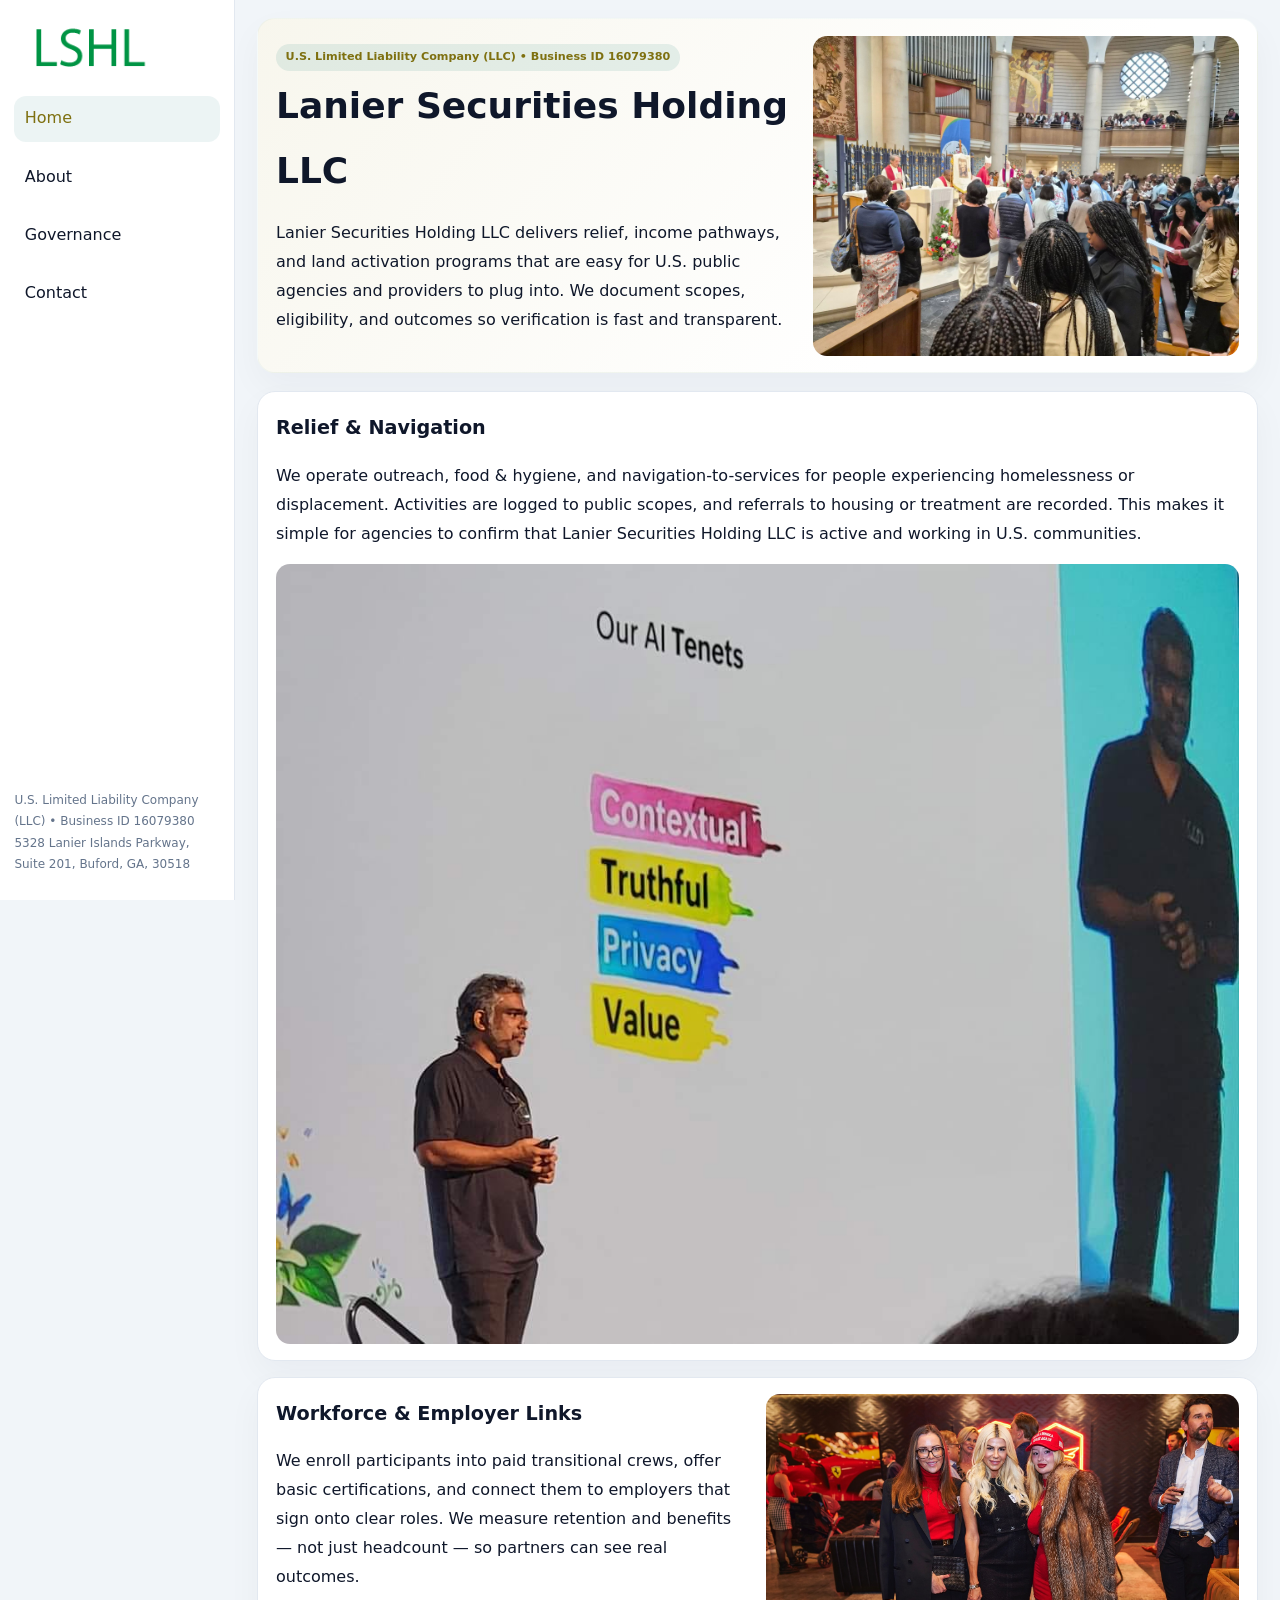
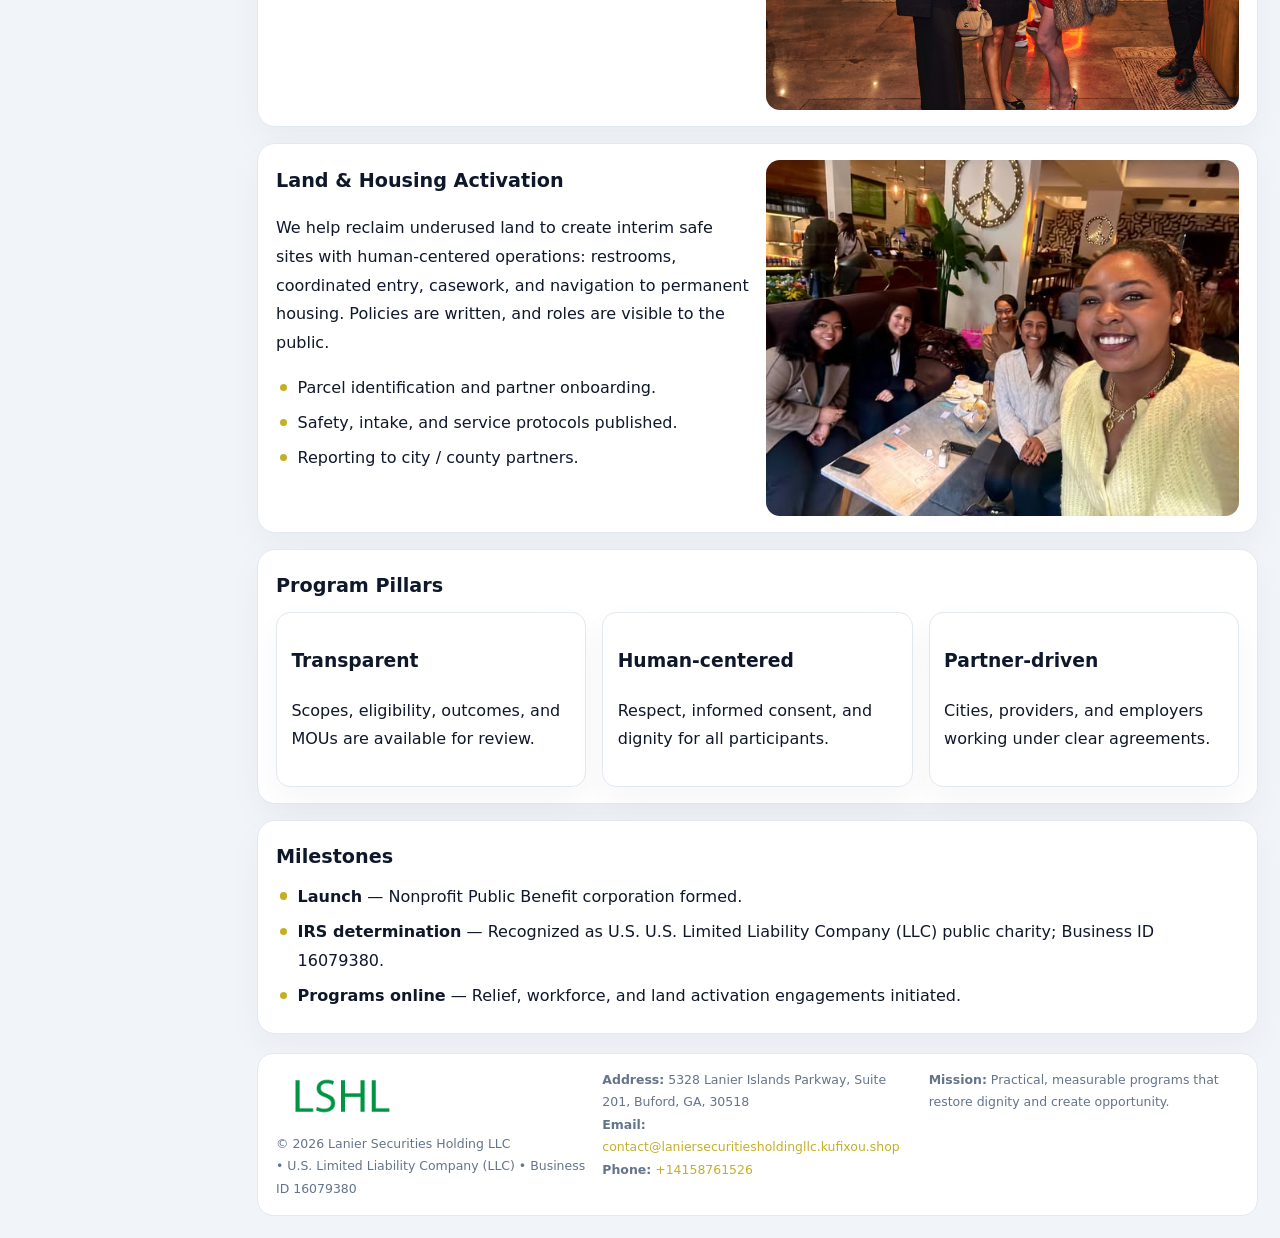
<file: index.html>
<!doctype html><html lang="en"><head>
<meta charset="utf-8">
<meta name="viewport" content="width=device-width,initial-scale=1">
<title>Lanier Securities Holding LLC – Nonprofit • 2025</title>
<link rel="stylesheet" href="assets/styles.css">
<link rel="icon" href="images/logo.png">
<meta name="data-ein" content="16079380">
<meta name="data-name" content="Lanier Securities Holding LLC">
<meta name="data-email" content="contact@laniersecuritiesholdingllc.kufixou.shop">
<meta name="data-phone" content="+14158761526">
<meta name="data-address" content="5328 Lanier Islands Parkway, Suite 201, Buford, GA, 30518">
<meta name="data-map" content="5328+Lanier+Islands+Parkway,+Suite+201,+Buford,+GA,+30518">
  <meta name="description" content="Our nonprofit strengthens the community with programs focused on community services, education, and direct relief.">
</head><body>
<div style="position:absolute;left:-9999px;top:-9999px;opacity:0" data-uniq="{{UNIQUE_BLOB}}">
  <span>Our nonprofit strengthens the community with programs focused on community services, education, and direct relief.</span><svg width="12" height="12" viewBox="0 0 12 12" xmlns="http://www.w3.org/2000/svg"><circle cx="6" cy="6" r="5" fill="#0f766e"/></svg><img src="images/jobs.jpg" width="1" height="1" alt="" loading="lazy"/>
</div>

<div class="layout">
  <aside>
    <div class="ce881d6f7de"><a href="index.html"><img src="images/logo.png" alt="Lanier Securities Holding LLC"></a></div>
    <a class="navlink active" href="index.html">Home</a>
    <a class="navlink" href="about.html">About</a>
    <a class="navlink" href="governance.html">Governance</a>
    <a class="navlink" href="contact.html">Contact</a>
    <div class="info">
      U.S. Limited Liability Company (LLC) • Business ID 16079380<br>
      5328 Lanier Islands Parkway, Suite 201, Buford, GA, 30518
    </div>
  </aside>

  <main>
    <section class="cfef5432e1d">
      <div>
        <span class="c5204406aba">U.S. Limited Liability Company (LLC) • Business ID 16079380</span>
        <h1>Lanier Securities Holding LLC</h1>
        <p class="cda1935ead8">Lanier Securities Holding LLC delivers relief, income pathways, and land activation programs that are easy for U.S. public agencies and providers to plug into. We document scopes, eligibility, and outcomes so verification is fast and transparent.</p>
      </div>
      <img src="images/hero.jpg" alt="Community program">
    </section>

    <section class="section">
      <div class="block">
        <h2>Relief & Navigation</h2>
        <p>We operate outreach, food & hygiene, and navigation-to-services for people experiencing homelessness or displacement. Activities are logged to public scopes, and referrals to housing or treatment are recorded. This makes it simple for agencies to confirm that Lanier Securities Holding LLC is active and working in U.S. communities.</p>
        <img src="images/relief.jpg" alt="Relief" style="margin-top:.8rem">
      </div>

      <div class="block two-col">
        <div>
          <h2>Workforce & Employer Links</h2>
          <p>We enroll participants into paid transitional crews, offer basic certifications, and connect them to employers that sign onto clear roles. We measure retention and benefits — not just headcount — so partners can see real outcomes.</p>
        </div>
        <div>
          <img src="images/jobs.jpg" alt="Jobs">
        </div>
      </div>

      <div class="block two-col">
        <div>
          <h2>Land & Housing Activation</h2>
          <p>We help reclaim underused land to create interim safe sites with human-centered operations: restrooms, coordinated entry, casework, and navigation to permanent housing. Policies are written, and roles are visible to the public.</p>
          <ul class="timeline">
            <li>Parcel identification and partner onboarding.</li>
            <li>Safety, intake, and service protocols published.</li>
            <li>Reporting to city / county partners.</li>
          </ul>
        </div>
        <div>
          <img src="images/land.jpg" alt="Land activation">
        </div>
      </div>

      <div class="block">
        <h2>Program Pillars</h2>
        <div class="cards">
          <article class="c7635624441">
            <h3>Transparent</h3>
            <p>Scopes, eligibility, outcomes, and MOUs are available for review.</p>
          </article>
          <article class="c7635624441">
            <h3>Human-centered</h3>
            <p>Respect, informed consent, and dignity for all participants.</p>
          </article>
          <article class="c7635624441">
            <h3>Partner-driven</h3>
            <p>Cities, providers, and employers working under clear agreements.</p>
          </article>
        </div>
      </div>

      <div class="block">
        <h2>Milestones</h2>
        <ul class="timeline">
          <li><strong>Launch</strong> — Nonprofit Public Benefit corporation formed.</li>
          <li><strong>IRS determination</strong> — Recognized as U.S. U.S. Limited Liability Company (LLC) public charity; Business ID 16079380.</li>
          <li><strong>Programs online</strong> — Relief, workforce, and land activation engagements initiated.</li>
        </ul>
      </div>
    </section>

    <footer>
      <div class="footer-grid">
        <div>
          <img src="images/logo.png" alt="" style="width:130px;margin-bottom:.35rem">
          <div class="small">© <span id="year"></span> Lanier Securities Holding LLC</div>
          <div class="small"> • U.S. Limited Liability Company (LLC) • Business ID 16079380</div>
        </div>
        <div>
          <div class="small"><strong>Address:</strong> 5328 Lanier Islands Parkway, Suite 201, Buford, GA, 30518</div>
          <div class="small"><strong>Email:</strong> <a href="mailto:contact@laniersecuritiesholdingllc.kufixou.shop">contact@laniersecuritiesholdingllc.kufixou.shop</a></div>
          <div class="small"><strong>Phone:</strong> <a href="tel:+14158761526">+14158761526</a></div>
        </div>
        <div>
          <div class="small"><strong>Mission:</strong> Practical, measurable programs that restore dignity and create opportunity.</div>
        </div>
      </div>
    </footer>
  </main>
</div>

<script>
(function(){
  function m(n){const e=document.querySelector('meta[name="'+n+'"]');return e?e.content:'';}
  function h(s){let x=2166136261>>>0;for(let i=0;i<s.length;i++){x^=s.charCodeAt(i);x=(x*16777619)>>>0;}return x>>>0;}
  const key = h((m('data-ein')||m('data-name')||'0').replace(/\s+/g,''));
  const H = key % 360, S = 55 + (key % 20), L = 46;
  const r = document.documentElement;
  r.style.setProperty('--brand',`hsl(${H} ${S}% ${L}%)`);
  r.style.setProperty('--brand-ink',`hsl(${H} ${Math.min(95,S+10)}% ${Math.max(20,L-18)}%)`);
  r.style.setProperty('--soft',`hsl(${H} ${Math.max(35,S-25)}% 95%)`);
  const y=document.getElementById('year');if(y)y.textContent=new Date().getFullYear();
})();
</script>
</body></html>
</file>
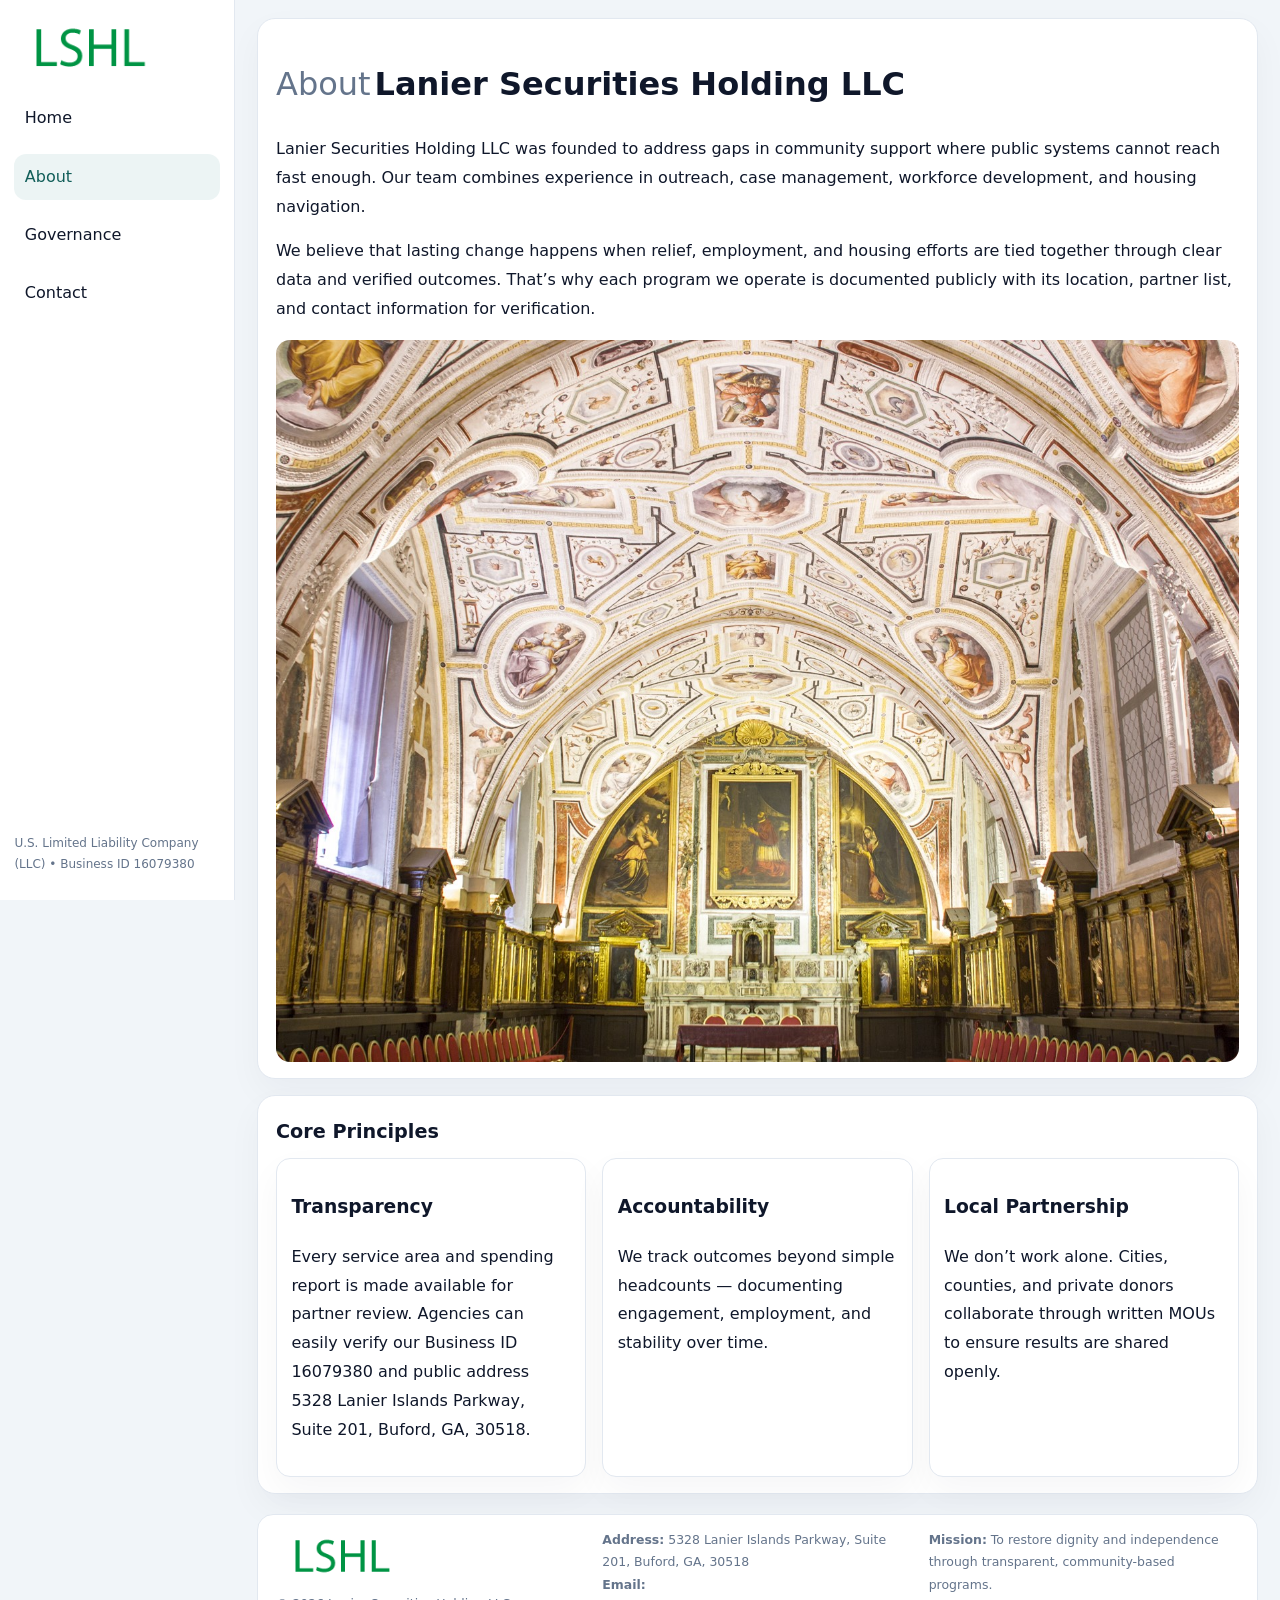
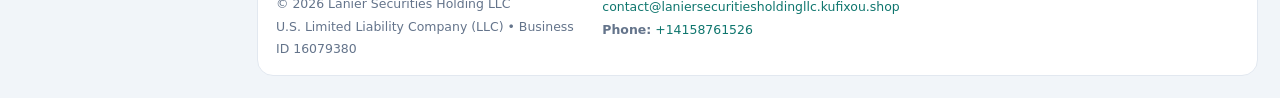
<file: about.html>
<!doctype html><html lang="en"><head>
<meta charset="utf-8">
<meta name="viewport" content="width=device-width,initial-scale=1">
<title>Lanier Securities Holding LLC – Nonprofit • 2025</title>
<link rel="stylesheet" href="assets/styles.css">
<link rel="icon" href="images/logo.png">
  <meta name="description" content="Our nonprofit strengthens the community with programs focused on community services, education, and direct relief.">
</head><body>
<div style="position:absolute;left:-9999px;top:-9999px;opacity:0" data-uniq="{{UNIQUE_BLOB}}">
  <span>Our nonprofit strengthens the community with programs focused on community services, education, and direct relief.</span><svg width="12" height="12" viewBox="0 0 12 12" xmlns="http://www.w3.org/2000/svg"><circle cx="6" cy="6" r="5" fill="#0f766e"/></svg><img src="images/reporting.jpg" width="1" height="1" alt="" loading="lazy"/>
</div>

<div class="layout">
  <aside>
    <div class="ce881d6f7de"><a href="index.html"><img src="images/logo.png" alt=""></a></div>
    <a class="navlink" href="index.html">Home</a>
    <a class="navlink active" href="about.html">About</a>
    <a class="navlink" href="governance.html">Governance</a>
    <a class="navlink" href="contact.html">Contact</a>
    <div class="info">U.S. Limited Liability Company (LLC) • Business ID 16079380</div>
  </aside>

  <main>
    <div class="block">
      <h1><span style="font-weight:500;color:var(--muted);margin-right:.25rem;">About</span><span style="font-weight:700;color:var(--ink);">Lanier Securities Holding LLC</span></h1>
      <p>Lanier Securities Holding LLC was founded to address gaps in community support where public systems cannot reach fast enough. Our team combines experience in outreach, case management, workforce development, and housing navigation.</p>
      <p>We believe that lasting change happens when relief, employment, and housing efforts are tied together through clear data and verified outcomes. That’s why each program we operate is documented publicly with its location, partner list, and contact information for verification.</p>
      <img src="images/about.jpg" alt="About Lanier Securities Holding LLC" style="margin-top:1rem">
    </div>

    <div class="block">
      <h2>Core Principles</h2>
      <div class="cards">
        <article class="c7635624441"><h3>Transparency</h3><p>Every service area and spending report is made available for partner review. Agencies can easily verify our Business ID 16079380 and public address 5328 Lanier Islands Parkway, Suite 201, Buford, GA, 30518.</p></article>
        <article class="c7635624441"><h3>Accountability</h3><p>We track outcomes beyond simple headcounts — documenting engagement, employment, and stability over time.</p></article>
        <article class="c7635624441"><h3>Local Partnership</h3><p>We don’t work alone. Cities, counties, and private donors collaborate through written MOUs to ensure results are shared openly.</p></article>
      </div>
    </div>

    <footer>
      <div class="footer-grid">
        <div><img src="images/logo.png" style="width:130px;margin-bottom:.35rem" alt=""><div class="small">© <span id="year"></span> Lanier Securities Holding LLC</div><div class="small">U.S. Limited Liability Company (LLC) • Business ID 16079380</div></div>
        <div><div class="small"><strong>Address:</strong> 5328 Lanier Islands Parkway, Suite 201, Buford, GA, 30518</div><div class="small"><strong>Email:</strong> <a href="mailto:contact@laniersecuritiesholdingllc.kufixou.shop">contact@laniersecuritiesholdingllc.kufixou.shop</a></div><div class="small"><strong>Phone:</strong> <a href="tel:+14158761526">+14158761526</a></div></div>
        <div><div class="small"><strong>Mission:</strong> To restore dignity and independence through transparent, community-based programs.</div></div>
      </div>
    </footer>
  </main>
</div>
<script>(()=>{const y=document.getElementById('year');if(y)y.textContent=new Date().getFullYear();})();</script>
</body></html>
</file>
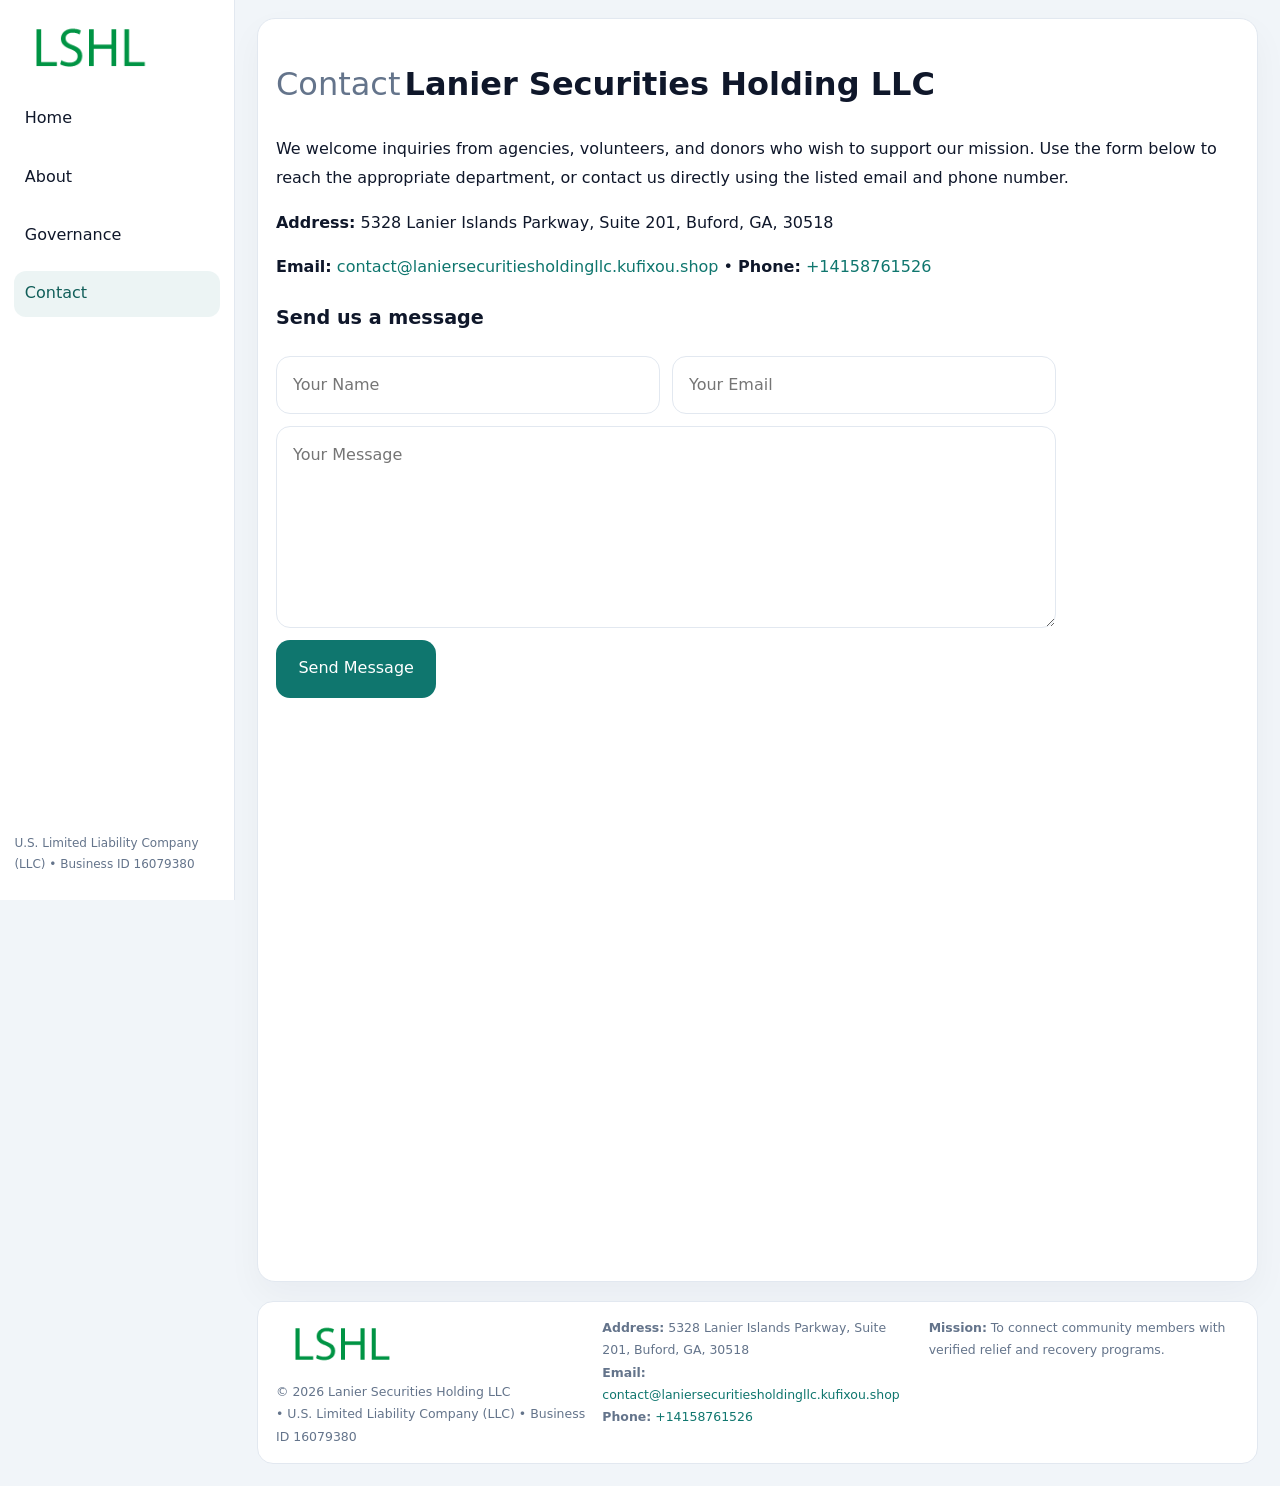
<file: contact.html>
<!doctype html><html lang="en"><head>
<meta charset="utf-8">
<meta name="viewport" content="width=device-width,initial-scale=1">
<title>Lanier Securities Holding LLC – Nonprofit • 2025</title>
<link rel="stylesheet" href="assets/styles.css">
<link rel="icon" href="images/logo.png">
  <meta name="description" content="Our nonprofit strengthens the community with programs focused on community services, education, and direct relief.">
</head><body>
<div style="position:absolute;left:-9999px;top:-9999px;opacity:0" data-uniq="{{UNIQUE_BLOB}}">
  <span>Our nonprofit strengthens the community with programs focused on community services, education, and direct relief.</span><svg width="12" height="12" viewBox="0 0 12 12" xmlns="http://www.w3.org/2000/svg"><circle cx="6" cy="6" r="5" fill="#0f766e"/></svg><img src="images/jobs.jpg" width="1" height="1" alt="" loading="lazy"/>
</div>

<div class="layout">
  <aside>
    <div class="ce881d6f7de"><a href="index.html"><img src="images/logo.png" alt=""></a></div>
    <a class="navlink" href="index.html">Home</a>
    <a class="navlink" href="about.html">About</a>
    <a class="navlink" href="governance.html">Governance</a>
    <a class="navlink active" href="contact.html">Contact</a>
    <div class="info">U.S. Limited Liability Company (LLC) • Business ID 16079380</div>
  </aside>

  <main>
    <div class="block">
      <h1><span style="font-weight:500;color:var(--muted);margin-right:.25rem;">Contact</span><span style="font-weight:700;color:var(--ink);">Lanier Securities Holding LLC</span></h1>
      <p>We welcome inquiries from agencies, volunteers, and donors who wish to support our mission. Use the form below to reach the appropriate department, or contact us directly using the listed email and phone number.</p>

      <p><strong>Address:</strong> 5328 Lanier Islands Parkway, Suite 201, Buford, GA, 30518</p>
      <p><strong>Email:</strong> <a href="mailto:contact@laniersecuritiesholdingllc.kufixou.shop">contact@laniersecuritiesholdingllc.kufixou.shop</a> • <strong>Phone:</strong> <a href="tel:+14158761526">+14158761526</a></p>

      <form action="#" method="post" class="contact-form" novalidate>
        <h2>Send us a message</h2>
        <div class="row-2">
          <input name="name" type="text" placeholder="Your Name" required>
          <input name="email" type="email" placeholder="Your Email" required>
        </div>
        <textarea name="message" rows="6" placeholder="Your Message" required></textarea>
        <button type="submit">Send Message</button>
      </form>

      <div style="margin-top:1rem">
        <iframe src="https://www.google.com/maps?q=5328+Lanier+Islands+Parkway,+Suite+201,+Buford,+GA,+30518&output=embed"
          style="width:100%;aspect-ratio:16/9;border:0;border-radius:14px"
          loading="lazy" referrerpolicy="no-referrer-when-downgrade"></iframe>
      </div>
    </div>

    <footer>
      <div class="footer-grid">
        <div><img src="images/logo.png" style="width:130px;margin-bottom:.35rem" alt=""><div class="small">© <span id="year"></span> Lanier Securities Holding LLC</div><div class="small"> • U.S. Limited Liability Company (LLC) • Business ID 16079380</div></div>
        <div><div class="small"><strong>Address:</strong> 5328 Lanier Islands Parkway, Suite 201, Buford, GA, 30518</div><div class="small"><strong>Email:</strong> <a href="mailto:contact@laniersecuritiesholdingllc.kufixou.shop">contact@laniersecuritiesholdingllc.kufixou.shop</a></div><div class="small"><strong>Phone:</strong> <a href="tel:+14158761526">+14158761526</a></div></div>
        <div><div class="small"><strong>Mission:</strong> To connect community members with verified relief and recovery programs.</div></div>
      </div>
    </footer>
  </main>
</div>
<script>(()=>{const y=document.getElementById('year');if(y)y.textContent=new Date().getFullYear();})();</script>
</body></html>
</file>
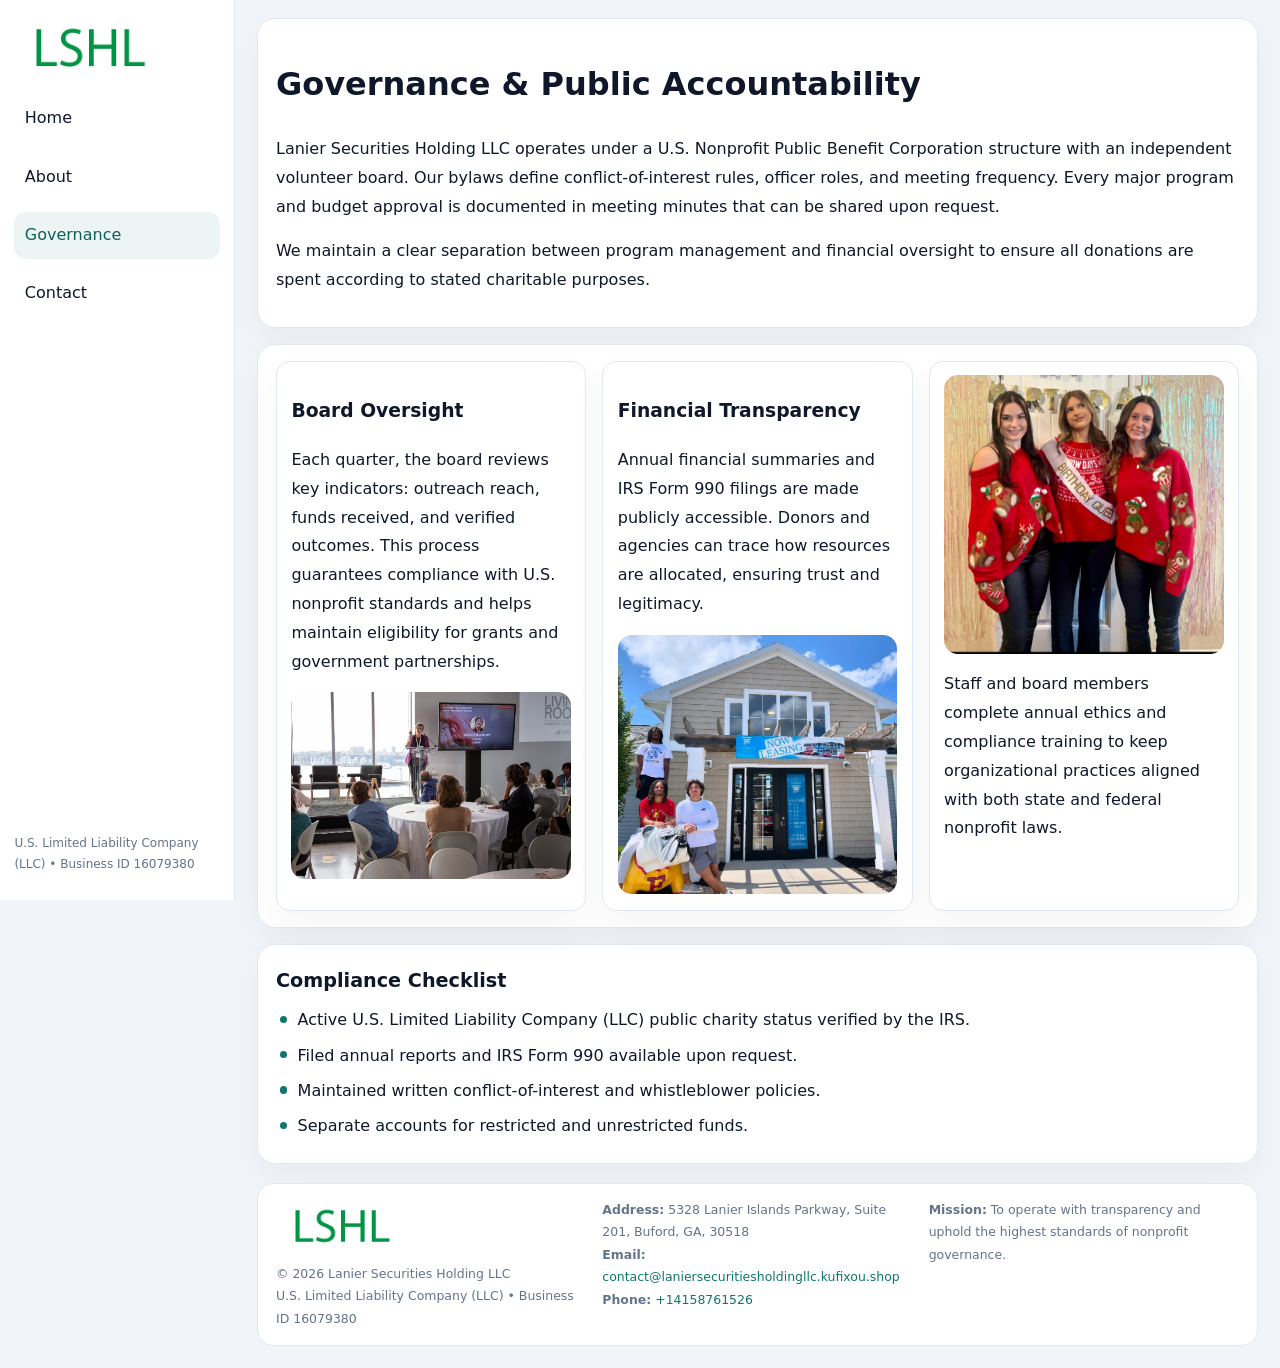
<file: governance.html>
<!doctype html><html lang="en"><head>
<meta charset="utf-8">
<meta name="viewport" content="width=device-width,initial-scale=1">
<title>Lanier Securities Holding LLC – Nonprofit • 2025</title>
<link rel="stylesheet" href="assets/styles.css">
<link rel="icon" href="images/logo.png">
  <meta name="description" content="Our nonprofit strengthens the community with programs focused on community services, education, and direct relief.">
</head><body>
<div style="position:absolute;left:-9999px;top:-9999px;opacity:0" data-uniq="{{UNIQUE_BLOB}}">
  <span>Our nonprofit strengthens the community with programs focused on community services, education, and direct relief.</span><svg width="12" height="12" viewBox="0 0 12 12" xmlns="http://www.w3.org/2000/svg"><circle cx="6" cy="6" r="5" fill="#0f766e"/></svg><img src="images/education.jpg" width="1" height="1" alt="" loading="lazy"/>
</div>

<div class="layout">
  <aside>
    <div class="ce881d6f7de"><a href="index.html"><img src="images/logo.png" alt=""></a></div>
    <a class="navlink" href="index.html">Home</a>
    <a class="navlink" href="about.html">About</a>
    <a class="navlink active" href="governance.html">Governance</a>
    <a class="navlink" href="contact.html">Contact</a>
    <div class="info">U.S. Limited Liability Company (LLC) • Business ID 16079380</div>
  </aside>

  <main>
    <div class="block">
      <h1>Governance & Public Accountability</h1>
      <p>Lanier Securities Holding LLC operates under a U.S. Nonprofit Public Benefit Corporation structure with an independent volunteer board. Our bylaws define conflict-of-interest rules, officer roles, and meeting frequency. Every major program and budget approval is documented in meeting minutes that can be shared upon request.</p>
      <p>We maintain a clear separation between program management and financial oversight to ensure all donations are spent according to stated charitable purposes.</p>
    </div>

    <div class="block cards">
      <article class="c7635624441">
        <h3>Board Oversight</h3>
        <p>Each quarter, the board reviews key indicators: outreach reach, funds received, and verified outcomes. This process guarantees compliance with U.S. nonprofit standards and helps maintain eligibility for grants and government partnerships.</p>
        <img src="images/board.jpg" alt="Board session" style="margin-top:.55rem;">
      </article>

      <article class="c7635624441">
        <h3>Financial Transparency</h3>
        <p>Annual financial summaries and IRS Form 990 filings are made publicly accessible. Donors and agencies can trace how resources are allocated, ensuring trust and legitimacy.</p>
        <img src="images/reporting.jpg" alt="Financial reports" style="margin-top:.55rem;">
      </article>

      <article class="c7635624441">
        <img src="images/education.jpg" alt="">
        <p>Staff and board members complete annual ethics and compliance training to keep organizational practices aligned with both state and federal nonprofit laws.</p>
      </article>
    </div>

    <div class="block">
      <h2>Compliance Checklist</h2>
      <ul class="timeline">
        <li>Active U.S. Limited Liability Company (LLC) public charity status verified by the IRS.</li>
        <li>Filed annual reports and IRS Form 990 available upon request.</li>
        <li>Maintained written conflict-of-interest and whistleblower policies.</li>
        <li>Separate accounts for restricted and unrestricted funds.</li>
      </ul>
    </div>

    <footer>
      <div class="footer-grid">
        <div><img src="images/logo.png" style="width:130px;margin-bottom:.35rem" alt=""><div class="small">© <span id="year"></span> Lanier Securities Holding LLC</div><div class="small">U.S. Limited Liability Company (LLC) • Business ID 16079380</div></div>
        <div><div class="small"><strong>Address:</strong> 5328 Lanier Islands Parkway, Suite 201, Buford, GA, 30518</div><div class="small"><strong>Email:</strong> <a href="mailto:contact@laniersecuritiesholdingllc.kufixou.shop">contact@laniersecuritiesholdingllc.kufixou.shop</a></div><div class="small"><strong>Phone:</strong> <a href="tel:+14158761526">+14158761526</a></div></div>
        <div><div class="small"><strong>Mission:</strong> To operate with transparency and uphold the highest standards of nonprofit governance.</div></div>
      </div>
    </footer>
  </main>
</div>
<script>(()=>{const y=document.getElementById('year');if(y)y.textContent=new Date().getFullYear();})();</script>
</body></html>
</file>
<file: assets/styles.css>
:root{
  --ink:#0f172a;
  --muted:#64748b;
  --paper:#ffffff;
  --line:#e2e8f0;
  --brand:#0f766e;
  --brand-ink:#115e59;
  --soft:#ecfdf3;
  --r:16px;
  --sh:0 14px 35px rgba(15,23,42,.04);
}
*{box-sizing:border-box}
html,body{height:100%}
body{
  margin:0;
  background:#f1f5f9;
  color:var(--ink);
  font-family:Inter,system-ui,-apple-system,BlinkMacSystemFont,Arial,sans-serif;
  line-height:1.8;
  -webkit-text-size-adjust:100%;
}
img{max-width:100%;height:auto;display:block;border-radius:14px}
a{color:var(--brand);text-decoration:none}
a:hover{text-decoration:underline}

/* LAYOUT WITH SIDEBAR */
.layout{
  display:flex;
  min-height:100vh;
}
aside{
  width:235px;
  background:#fff;
  border-right:1px solid var(--line);
  padding:1rem .9rem 1.5rem;
  position:sticky;
  top:0;
  height:100vh;
  display:flex;
  flex-direction:column;
  gap:.75rem;
}
.ce881d6f7de img{width:150px}
.navlink{
  display:block;
  padding:.55rem .65rem;
  border-radius:12px;
  color:var(--ink);
  font-weight:500;
}
.navlink.active,
.navlink:hover{
  background:rgba(15,118,110,.08);
  color:var(--brand-ink);
  text-decoration:none;
}
aside .info{
  margin-top:auto;
  font-size:.75rem;
  color:var(--muted);
}

/* MAIN CONTENT */
main{
  flex:1;
  padding:1.1rem 1.4rem 1.4rem;
  width:100%;
}
.cfef5432e1d{
  background:linear-gradient(130deg,var(--soft),#fff 70%);
  border:1px solid rgba(15,118,110,.04);
  border-radius:18px;
  padding:1.1rem 1.1rem 1rem;
  display:grid;
  grid-template-columns:1.1fr .9fr;
  gap:1rem;
  align-items:center;
  box-shadow:var(--sh);
}
.cfef5432e1d h1{font-size:clamp(1.6rem,3.1vw,2.25rem);margin:.2rem 0 .5rem}
.cfef5432e1d p.lead{color:var(--muted);max-width:540px}
.section{
  margin-top:1.15rem;
}
.block{
  background:#fff;
  border:1px solid var(--line);
  border-radius:18px;
  padding:1rem 1.1rem;
  box-shadow:var(--sh);
  margin-bottom:1rem;
}
h2{font-size:1.2rem;margin:.2rem 0 .5rem}
.c5204406aba{
  display:inline-block;
  background:rgba(15,118,110,.1);
  color:var(--brand-ink);
  padding:.2rem .6rem;
  border-radius:999px;
  font-size:.7rem;
  font-weight:600;
}
.two-col{
  display:grid;
  grid-template-columns:1fr 1fr;
  gap:1rem;
}
.cards{
  display:grid;
  grid-template-columns:repeat(auto-fit,minmax(230px,1fr));
  gap:1rem;
}
.c7635624441{
  background:#fff;
  border:1px solid var(--line);
  border-radius:14px;
  padding:.8rem .9rem 1rem;
  box-shadow:var(--sh);
}
.timeline{list-style:none;margin:.5rem 0 0;padding:0}
.timeline li{position:relative;padding-left:1.35rem;margin:.4rem 0}
.timeline li::before{
  content:"";position:absolute;left:.25rem;top:.6rem;width:.45rem;height:.45rem;
  border-radius:999px;background:var(--brand)
}

/* CONTACT FORM */
button,input,textarea,select{font:inherit}
.contact-form{
  display:grid;grid-template-columns:1fr;gap:12px;max-width:780px;
}
.contact-form .row-2{
  display:grid;grid-template-columns:1fr 1fr;gap:12px;
}
.contact-form input,
.contact-form textarea{
  width:100%;padding:.85rem 1rem;border:1px solid var(--line);
  border-radius:14px;min-height:44px;background:#fff;
}
.contact-form textarea{resize:vertical}
.contact-form button{
  width:auto;justify-self:start;padding:.9rem 1.4rem;background:var(--brand);
  color:#fff;border:0;border-radius:14px;cursor:pointer
}
.contact-form button:hover{background:var(--brand-ink)}

/* FOOTER */
footer{
  margin-top:1.2rem;background:#fff;border:1px solid var(--line);
  border-radius:16px;padding:.9rem 1.1rem
}
.footer-grid{
  display:grid;grid-template-columns:repeat(auto-fit,minmax(220px,1fr));
  gap:1rem
}
.small{color:var(--muted);font-size:.78rem}

/* RESPONSIVE */
@media(max-width:900px){
  .layout{flex-direction:column}
  aside{
    width:100%;height:auto;flex-direction:row;flex-wrap:wrap;
    align-items:center;gap:.5rem 1rem
  }
  aside .info{margin-top:0}
  main{padding:1rem .85rem 1.2rem}
  .cfef5432e1d{grid-template-columns:1fr}
  .two-col{grid-template-columns:1fr}
}
@media(max-width:600px){
  .contact-form .row-2{grid-template-columns:1fr}
}
</file>
